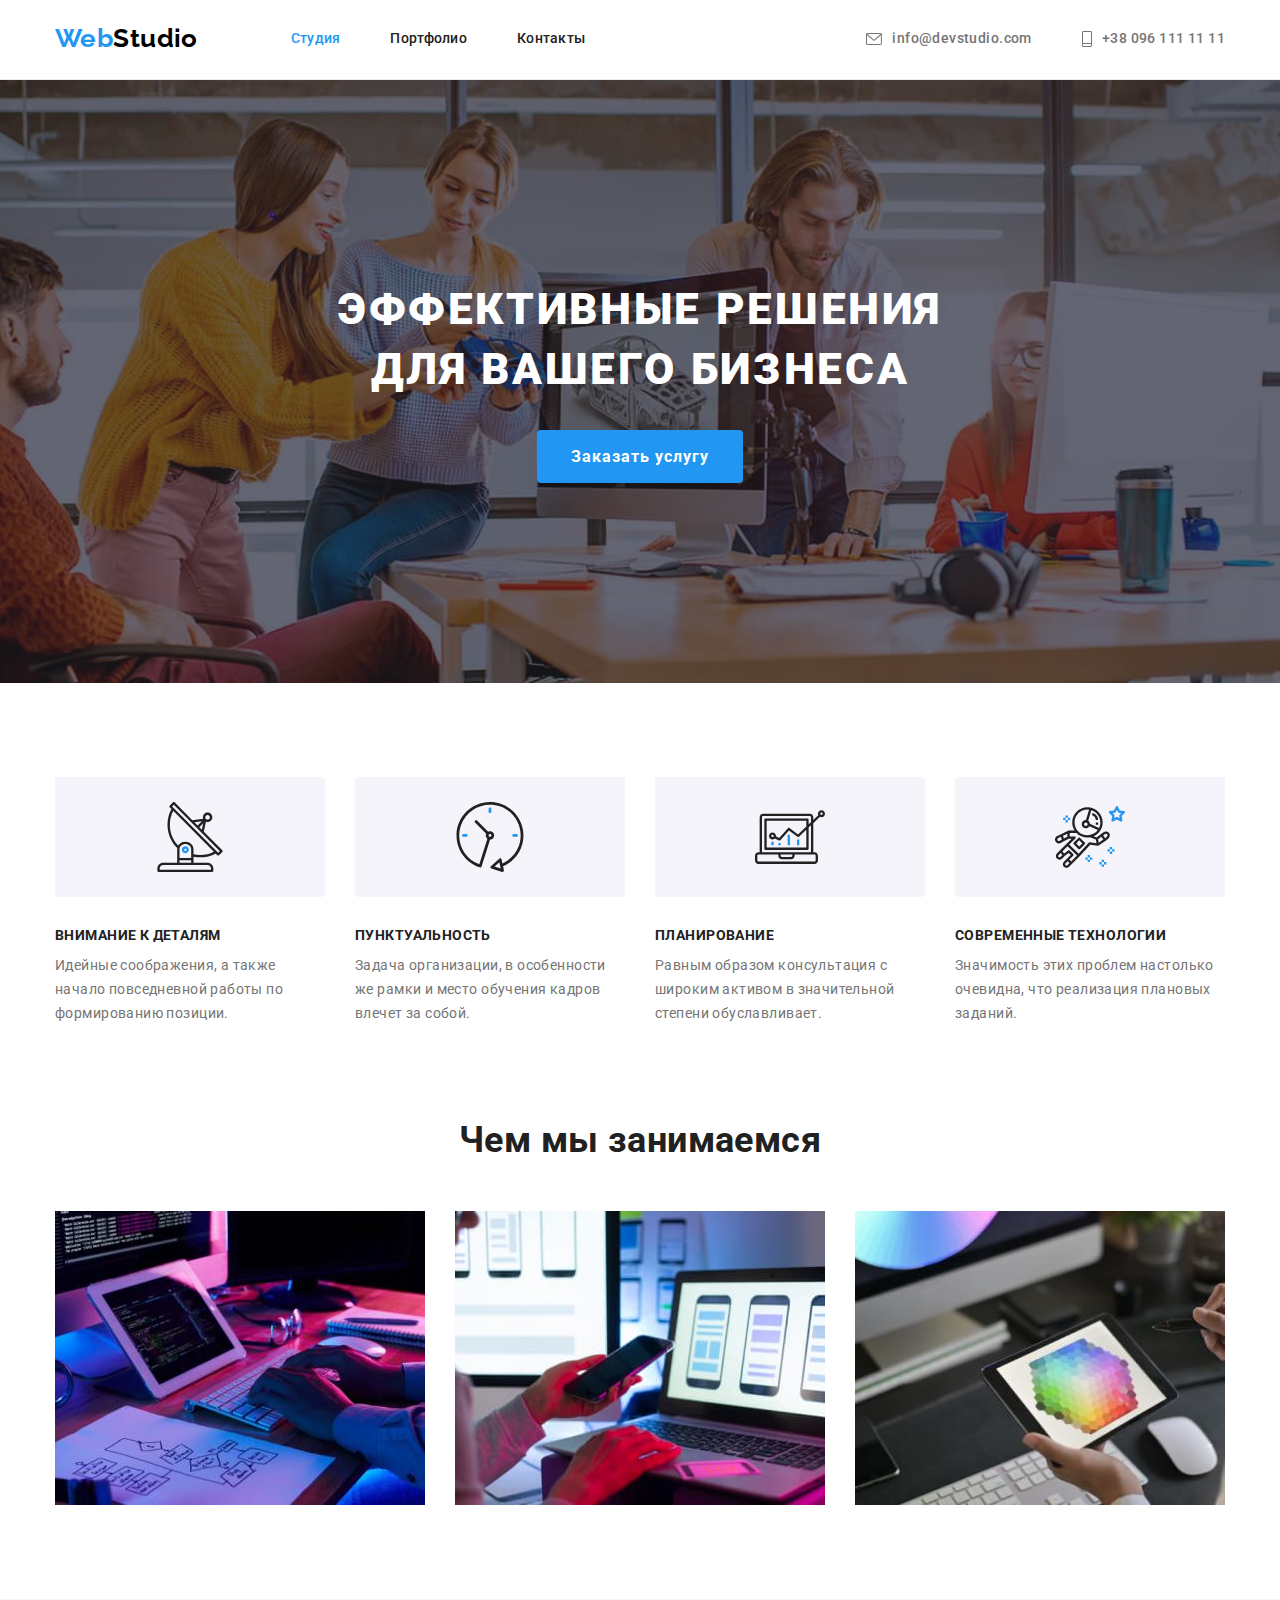
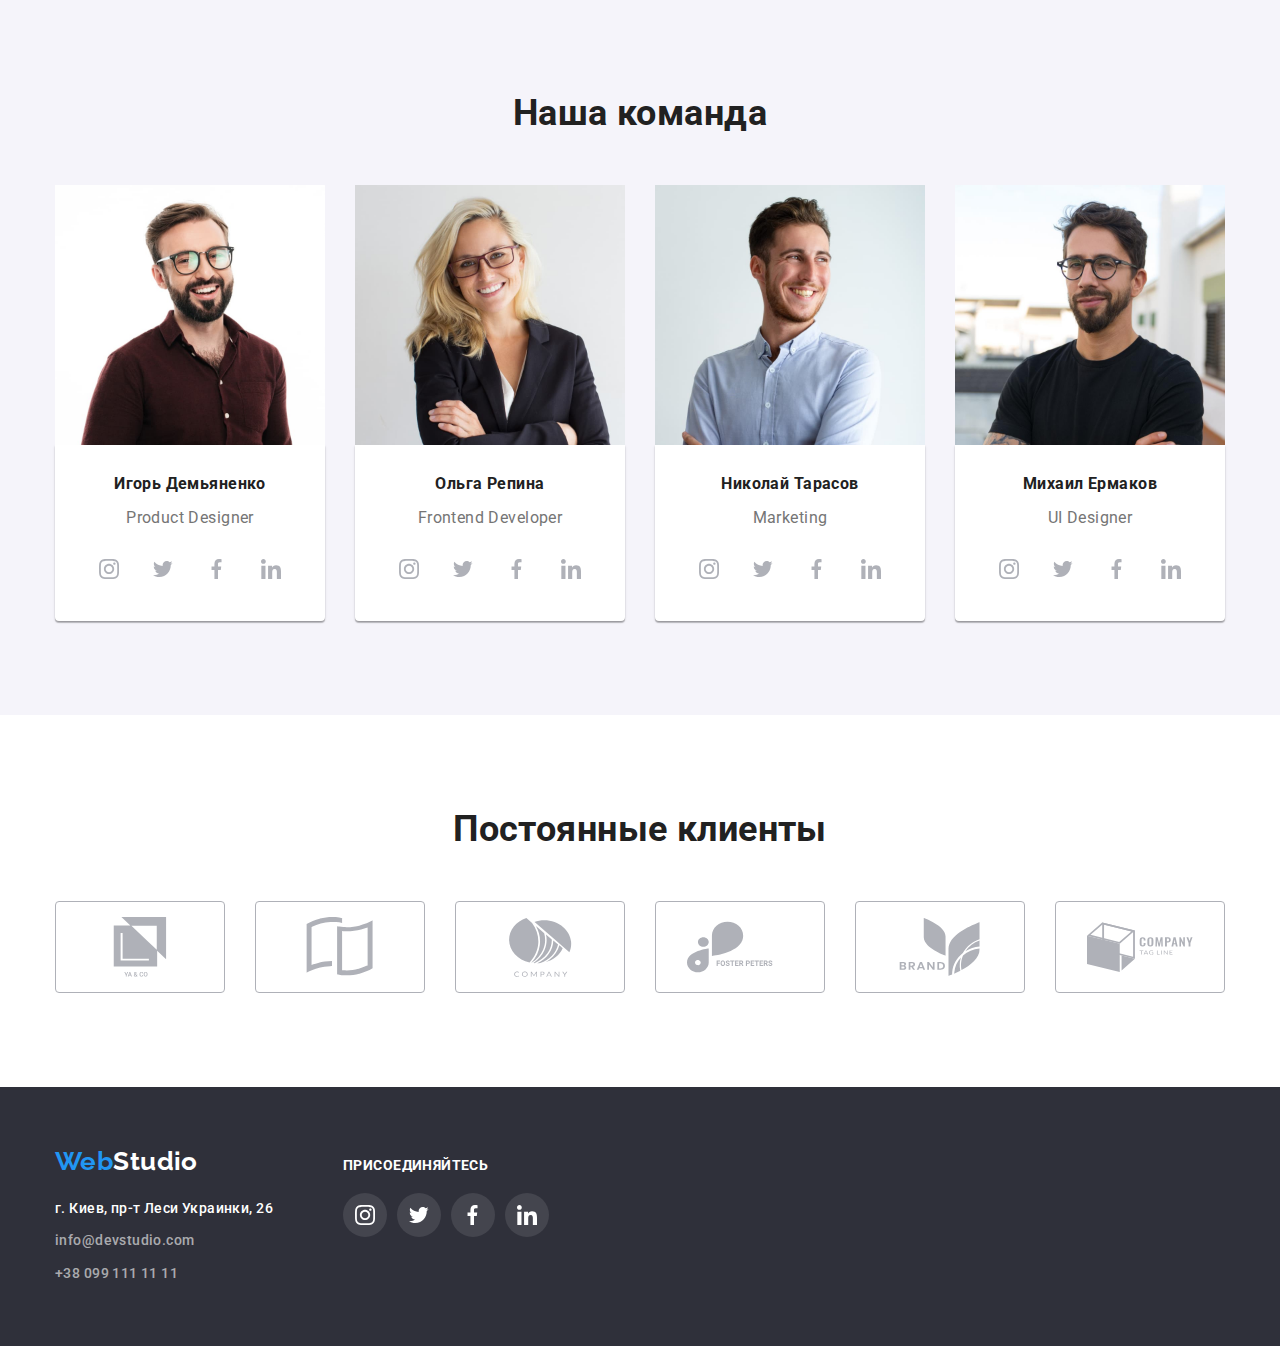
<file: index.html>
<!DOCTYPE html>
<html lang="ru">
    <head>
        <meta charset="UTF-8">
        <meta http-equiv="X-UA-Compatible" content="IE=edge">
        <meta name="viewport" content="width=device-width, initial-scale=1.0">
        <title>Document</title>
        <link rel="stylesheet"
            href="https://cdnjs.cloudflare.com/ajax/libs/modern-normalize/1.1.0/modern-normalize.min.css">
        <link rel="preconnect" href="https://fonts.googleapis.com">
        <link rel="preconnect" href="https://fonts.gstatic.com" crossorigin>
        <link
            href="https://fonts.googleapis.com/css2?family=Raleway:wght@700&family=Roboto:wght@400;500;700;900&display=swap"
            rel="stylesheet">
        <link rel="stylesheet" href="./css/styles.css">
    </head>


    <body>
        <header class="header">
            <div class="container header-container">
                <nav class="site-nav header-wrap">
                    <a class="link logo" href=""> <span class="web">Web</span>Studio</a>
                    <ul class="header-list list">
                        <li class="header-item"> <a class="header-link link
                                current-page-link"
                                href="">Студия</a></li>
                        <li class="header-item"> <a class="header-link link"
                                href="./portfolio.html"> Портфолио</a></li>
                        <li class="header-item"> <a class="header-link link"
                                href=""> Контакты</a></li>
                    </ul>
                </nav>
                <ul class="list contacts-nav">
                    <li class="contacts-item"> <a class="contacts-link link"
                            href="mailto:info@devstudio.com">
                            <svg class="contacts-icon" width="16" height="12">
                                <use href="./images/icons.svg#icon-envelope"></use>
                            </svg>
                            <span>info@devstudio.com</span>
                        </a></li>
                    <li class="contacts-item"> <a class="contacts-link link"
                            href="tel:+380961111111">
                            <svg class="contacts-icon" width="10" height="16">
                                <use href="./images/icons.svg#icon-phone"></use>
                            </svg>
                            <span>+38
                                096
                                111 11 11</span>
                        </a></li>
                </ul>
            </div>
        </header>
        <main>
            <section class="hero">
                <div class="container">
                    <h1 class="hero-title">Эффективные решения для вашего
                        бизнеса</h1>
                    <button type="button hero-btn" class="button">Заказать
                        услугу</button>
                </div>
            </section>
            <section class="section">
                <div class="container">
                    <h2 class="visually-hidden">Наши преимущества</h2>
                    <ul class="advantages-list list">
                        <li class="advantages-item">
                            <div class="advantages-wrap">
                                <svg class="advantages-icon" width="70"
                                    height="70">
                                    <use
                                        href="./images/icons.svg#icon-advantages1"></use>
                                </svg>
                            </div>
                            <h3 class="advantages-descr section-subtitle">Внимание
                                к
                                деталям</h3>
                            <p class="subtitle-text">Идейные соображения, а
                                также
                                начало повседневной
                                работы по формированию позиции.</p>
                        </li>
                        <li class="advantages-item">
                            <div class="advantages-wrap">
                                <svg class="advantages-icon" width="70"
                                    height="70">
                                    <use
                                        href="./images/icons.svg#icon-advantages2"></use>
                                </svg>
                            </div>
                            <h3 class="advantages-descr section-subtitle">Пунктуальность</h3>
                            <p class="subtitle-text">Задача организации, в
                                особенности же рамки и место
                                обучения кадров влечет за собой.</p>
                        </li>
                        <li class="advantages-item">
                            <div class="advantages-wrap">
                                <svg class="advantages-icon" width="70"
                                    height="70">
                                    <use
                                        href="./images/icons.svg#icon-advantages3"></use>
                                </svg>
                            </div>
                            <h3 class="advantages-descr section-subtitle">Планирование</h3>
                            <p class="subtitle-text">Равным образом
                                консультация
                                с
                                широким активом в
                                значительной степени обуславливает.</p>
                        </li>
                        <li class="advantages-item">
                            <div class="advantages-wrap">
                                <svg class="advantages-icon" width="70"
                                    height="70">
                                    <use
                                        href="./images/icons.svg#icon-advantages4"></use>
                                </svg>
                            </div>
                            <h3 class="advantages-descr section-subtitle">Современные
                                технологии</h3>
                            <p class="subtitle-text">Значимость этих проблем
                                настолько очевидна, что
                                реализация плановых заданий.</p>
                        </li>
                    </ul>
                </div>
            </section>
            <section class="section features">
                <div class="container">
                    <h2 class="section-title">Чем мы
                        занимаемся</h2>
                    <ul class="features-list list features-wrap">
                        <li class="features-item"> <img
                                src="./images/computer.jpg"
                                alt="схема" width="370"> </li>
                        <li class="features-item"> <img
                                src="./images/phone.jpg"
                                alt="телефон" width="370"> </li>
                        <li class="features-item"> <img
                                src="./images/colors.jpg"
                                alt="панель
                                цветов" width="370"> </li>
                    </ul>
                </div>
            </section>
            <section class="section team">
                <div class="container">
                    <h2 class="section-title">Наша команда</h2>
                    <ul class="list team-list team-wrap">
                        <li class="team-item">
                            <img src="./images/Product-designer.jpg"
                                alt="Product-designer" width="270">
                            <div class="team-container">
                                <h3 class="team-member-name section-subtitle">Игорь
                                    Демьяненко</h3>
                                <p class="team-member-pos subtitle-text">Product
                                    Designer</p>
                                <ul class="list team-social-list">
                                    <li class="item team-social-item"> <a
                                            href="https://www.instagram.com"
                                            class="link team-social-link"> <svg
                                                class="team-social-icon"
                                                width="20" height="20">
                                                <use
                                                    href="./images/icons.svg#icon-instagram-icon"></use>
                                            </svg> </a> </li>
                                    <li class="item team-social-item"> <a
                                            href="" class="link
                                            team-social-link"> <svg
                                                class="team-social-icon"
                                                width="20" height="20">
                                                <use
                                                    href="./images/icons.svg#icon-twitter-icon"></use>
                                            </svg> </a> </li>
                                    <li class="item team-social-item"> <a
                                            href="https://www.facebook.com"
                                            class="link team-social-link"> <svg
                                                class="team-social-icon"
                                                width="20" height="20">
                                                <use
                                                    href="./images/icons.svg#icon-facebook-icon"></use>
                                            </svg> </a> </li>
                                    <li class="item team-social-item"> <a
                                            href="https://www.linkedin.com"
                                            class="link team-social-link"> <svg
                                                class="team-social-icon"
                                                width="20" height="20">
                                                <use
                                                    href="./images/icons.svg#icon-linkedin-icon"></use>
                                            </svg> </a> </li>
                                </ul>
                            </div>
                        </li>
                        <li class="team-item">
                            <img src="./images/Front-end-developer.jpg"
                                alt="Front-end-developer" width="270">
                            <div class="team-container">
                                <h3 class="team-member-name section-subtitle">Ольга
                                    Репина</h3>
                                <p class="team-member-pos subtitle-text">Frontend
                                    Developer</p>
                                <ul class="list team-social-list">
                                    <li class="item team-social-item"> <a
                                            href="https://www.instagram.com"
                                            class="link team-social-link"> <svg
                                                class="team-social-icon"
                                                width="20" height="20">
                                                <use
                                                    href="./images/icons.svg#icon-instagram-icon"></use>
                                            </svg> </a> </li>
                                    <li class="item team-social-item"> <a
                                            href="https://www.twitter.com"
                                            class="link team-social-link"> <svg
                                                class="team-social-icon"
                                                width="20" height="20">
                                                <use
                                                    href="./images/icons.svg#icon-twitter-icon"></use>
                                            </svg> </a> </li>
                                    <li class="item team-social-item"> <a
                                            href="https://www.facebook.com"
                                            class="link team-social-link"> <svg
                                                class="team-social-icon"
                                                width="20" height="20">
                                                <use
                                                    href="./images/icons.svg#icon-facebook-icon"></use>
                                            </svg> </a> </li>
                                    <li class="item team-social-item"> <a
                                            href="https://www.linkedin.com"
                                            class="link team-social-link"> <svg
                                                class="team-social-icon"
                                                width="20" height="20">
                                                <use
                                                    href="./images/icons.svg#icon-linkedin-icon"></use>
                                            </svg> </a> </li>
                                </ul>
                            </div>
                        </li>
                        <li class="team-item">
                            <img src="./images/Marketing.jpg"
                                alt="Marketing" width="270">
                            <div class="team-container">
                                <h3 class="team-member-name section-subtitle">Николай
                                    Тарасов</h3>
                                <p class="team-member-pos subtitle-text">Marketing</p>
                                <ul class="list team-social-list">
                                    <li class="item team-social-item"> <a
                                            href="https://www.instagram.com"
                                            class="link team-social-link"> <svg
                                                class="team-social-icon"
                                                width="20" height="20">
                                                <use
                                                    href="./images/icons.svg#icon-instagram-icon"></use>
                                            </svg> </a> </li>
                                    <li class="item team-social-item"> <a
                                            href="https://www.twitter.com"
                                            class="link team-social-link"> <svg
                                                class="team-social-icon"
                                                width="20" height="20">
                                                <use
                                                    href="./images/icons.svg#icon-twitter-icon"></use>
                                            </svg> </a> </li>
                                    <li class="item team-social-item"> <a
                                            href="https://www.facebook.com"
                                            class="link team-social-link"> <svg
                                                class="team-social-icon"
                                                width="20" height="20">
                                                <use
                                                    href="./images/icons.svg#icon-facebook-icon"></use>
                                            </svg> </a> </li>
                                    <li class="item team-social-item"> <a
                                            href="https://www.linkedin.com"
                                            class="link team-social-link"> <svg
                                                class="team-social-icon"
                                                width="20" height="20">
                                                <use
                                                    href="./images/icons.svg#icon-linkedin-icon"></use>
                                            </svg> </a> </li>
                                </ul>
                            </div>
                        </li>
                        <li class="team-item">
                            <img src="./images/Designer.jpg"
                                alt="u-i-designer" width="270">
                            <div class="team-container">
                                <h3 class="team-member-name section-subtitle">Михаил
                                    Ермаков</h3>
                                <p class="team-member-pos subtitle-text">UI
                                    Designer</p>
                                <ul class="list team-social-list">
                                    <li class="item team-social-item"> <a
                                            href="https://www.instagram.com"
                                            class="link team-social-link"> <svg
                                                class="team-social-icon"
                                                width="20" height="20">
                                                <use
                                                    href="./images/icons.svg#icon-instagram-icon"></use>
                                            </svg> </a> </li>
                                    <li class="item team-social-item"> <a
                                            href="https://www.twitter.com"
                                            class="link team-social-link"> <svg
                                                class="team-social-icon"
                                                width="20" height="20">
                                                <use
                                                    href="./images/icons.svg#icon-twitter-icon"></use>
                                            </svg> </a> </li>
                                    <li class="item team-social-item"> <a
                                            href="https://www.facebook.com"
                                            class="link team-social-link"> <svg
                                                class="team-social-icon"
                                                width="20" height="20">
                                                <use
                                                    href="./images/icons.svg#icon-facebook-icon"></use>
                                            </svg> </a> </li>
                                    <li class="item team-social-item"> <a
                                            href="https://www.linkedin.com"
                                            class="link team-social-link"> <svg
                                                class="team-social-icon"
                                                width="20" height="20">
                                                <use
                                                    href="./images/icons.svg#icon-linkedin-icon"></use>
                                            </svg> </a> </li>
                                </ul>
                            </div>
                        </li>
                    </ul>
                </div>
            </section>
            <section class="section our-clients">
                <div class="container">
                    <h2 class="section-title">Постоянные клиенты</h2>
                    <ul class="our-clients-list list">
                        <li class="our-clients-item item"> <a href=""
                                class="link our-clients-link">
                                <svg class="our-clients-icon" width="106"
                                    height="60">
                                    <use href="./images/icons.svg#icon-client1"></use>
                                </svg>
                            </a> </li>
                        <li class="our-clients-item item"> <a href=""
                                class="link our-clients-link">
                                <svg class="our-clients-icon" width="106"
                                    height="60">
                                    <use href="./images/icons.svg#icon-client2"></use>
                                </svg>
                            </a> </li>
                        <li class="our-clients-item item"> <a href=""
                                class="link our-clients-link">
                                <svg class="our-clients-icon" width="106"
                                    height="60">
                                    <use href="./images/icons.svg#icon-client3"></use>
                                </svg>
                            </a> </li>
                        <li class="our-clients-item item"> <a href=""
                                class="link our-clients-link">
                                <svg class="our-clients-icon" width="106"
                                    height="60">
                                    <use href="./images/icons.svg#icon-client4"></use>
                                </svg>
                            </a> </li>
                        <li class="our-clients-item item"> <a href=""
                                class="link our-clients-link">
                                <svg class="our-clients-icon" width="106"
                                    height="60">
                                    <use href="./images/icons.svg#icon-client5"></use>
                                </svg>
                            </a> </li>
                        <li class="our-clients-item item"> <a href=""
                                class="link our-clients-link">
                                <svg class="our-clients-icon" width="106"
                                    height="60">
                                    <use href="./images/icons.svg#icon-client6"></use>
                                </svg>
                            </a> </li>
                    </ul>
                </div>
            </section>
        </main>

        <footer class="footer">
            <div class="container footer-wrap">
                <div class="contact-us-footer">
                    <a class="logo logo-white" href=""> <span class="web">Web</span>Studio</a>
                    <address class="address">
                        <ul class="list footer-list">
                            <li class="address-item"> <a class="link
                                    contacts-link
                                    address-link"
                                    href="https://www.google.com/maps/place/%D0%B1%D1%83%D0%BB.+%D0%9B%D0%B5%D1%81%D0%B8+%D0%A3%D0%BA%D1%80%D0%B0%D0%B8%D0%BD%D0%BA%D0%B8,+26,+%D0%9A%D0%B8%D0%B5%D0%B2,+02000/@50.4265807,30.5361971,17z/data=!3m1!4b1!4m5!3m4!1s0x40d4cf0e033ecbe9:0x57a4dffefec77da0!8m2!3d50.4265807!4d30.5383859">г.
                                    Киев,
                                    пр-т Леси
                                    Украинки, 26</a></li>
                            <li class="address-item"><a
                                    class="contacts-link-white
                                    contacts-link
                                    link"
                                    href="mailto:info@devstudio.com">info@devstudio.com</a></li>
                            <li><a class="contacts-link-white
                                    contacts-link
                                    link"
                                    href="tel:+380991111111">+38
                                    099 111
                                    11 11</a></li>
                        </ul>
                    </address>
                </div>
                <div class="join-us">
                    <h2 class="join-us-title">присоединяйтесь</h2>
                    <ul class="list footer-social-list">
                        <li class="item footer-social-item"> <a class="link
                                join-us-link"
                                href="https://www.instagram.com">
                                <svg class="footer-social-icon" width="20"
                                    height="20">
                                    <use
                                        href="./images/icons.svg#icon-instagram-icon"></use>
                                </svg>
                            </a></li>
                        <li class="item footer-social-item"> <a class="link
                                join-us-link"
                                href="https://www.twitter.com">
                                <svg class="footer-social-icon" width="20"
                                    height="20">
                                    <use
                                        href="./images/icons.svg#icon-twitter-icon"></use>
                                </svg>
                            </a></li>
                        <li class="item footer-social-item"> <a class="link
                                join-us-link"
                                href="https://www.facebook.com">
                                <svg class="footer-social-icon" width="20"
                                    height="20">
                                    <use
                                        href="./images/icons.svg#icon-facebook-icon"></use>
                                </svg>
                            </a></li>
                        <li class="item footer-social-item"> <a class="link
                                join-us-link"
                                href="https://www.linkedin.com">
                                <svg class="footer-social-icon" width="20"
                                    height="20">
                                    <use
                                        href="./images/icons.svg#icon-linkedin-icon"></use>
                                </svg>
                            </a></li>
                    </ul>
                </div>
            </div>
        </footer>
    </body>
</html>
</file>
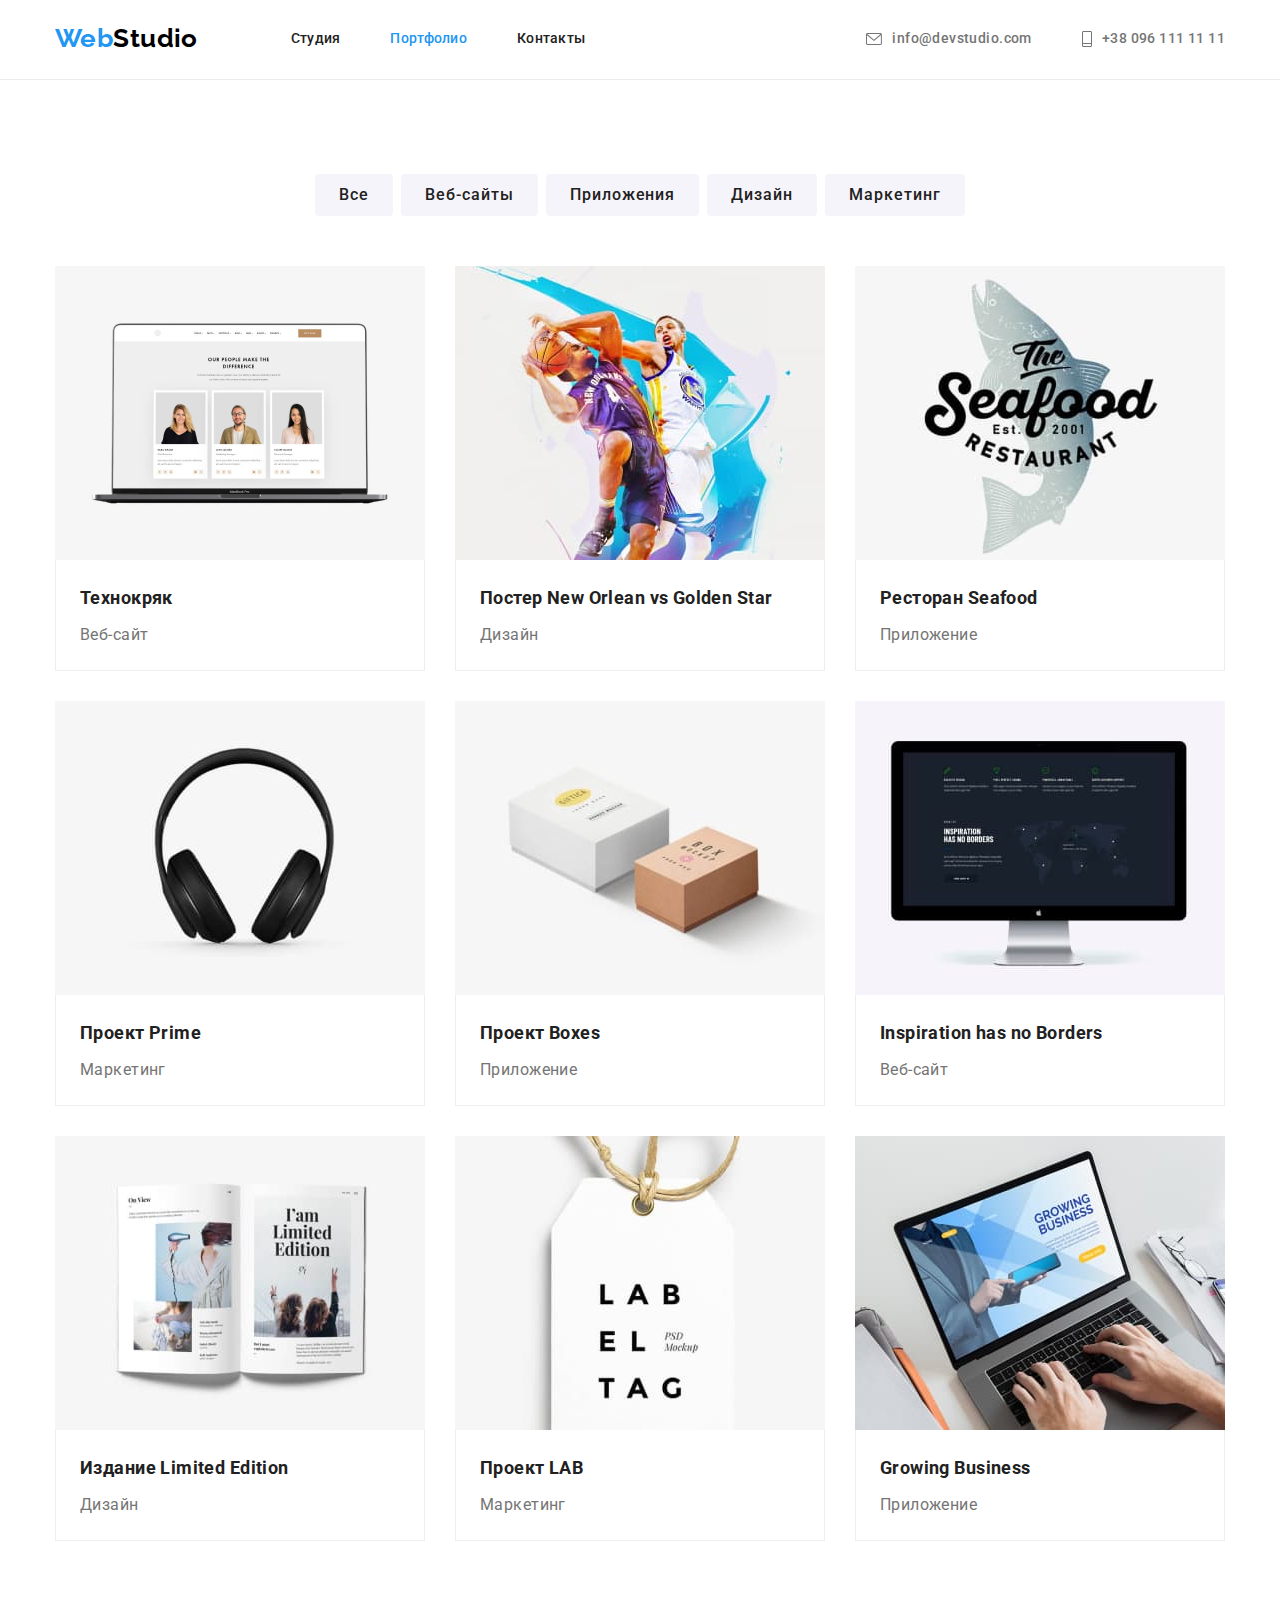
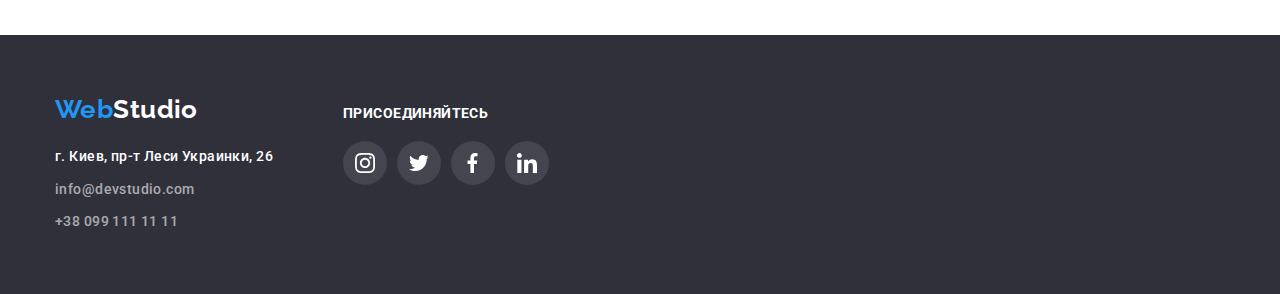
<file: portfolio.html>
<!DOCTYPE html>
<html lang="en">
    <head>
        <meta charset="UTF-8">
        <meta http-equiv="X-UA-Compatible" content="IE=edge">
        <meta name="viewport" content="width=device-width, initial-scale=1.0">
        <title>Document</title>
        <link rel="stylesheet"
            href="https://cdnjs.cloudflare.com/ajax/libs/modern-normalize/1.1.0/modern-normalize.min.css">
        <link rel="preconnect" href="https://fonts.googleapis.com">
        <link rel="preconnect" href="https://fonts.gstatic.com" crossorigin>
        <link
            href="https://fonts.googleapis.com/css2?family=Raleway:wght@700&family=Roboto:wght@400;500;700;900&display=swap"
            rel="stylesheet">
        <link rel="stylesheet" href="./css/styles.css">
    </head>
    <body class="page">

        <header class="header">
            <div class="container header-container">
                <nav class="site-nav header-wrap">
                    <a class="link logo" href=""> <span class="web">Web</span>Studio</a>
                    <ul class="header-list list">
                        <li class="header-item"> <a class="header-link link"
                                href="./index.html">Студия</a></li>
                        <li class="header-item"> <a class="header-link link current-page-link"
                                href="./portfolio.html"> Портфолио</a></li>
                        <li class="header-item"> <a class="header-link link"
                                href=""> Контакты</a></li>
                    </ul>
                </nav>
                <ul class="list contacts-nav">
                    <li class="contacts-item"> <a class="contacts-link link"
                            href="mailto:info@devstudio.com">
                            <svg class="contacts-icon" width="16" height="12">
                                <use href="./images/icons.svg#icon-envelope"></use>
                            </svg>
                            <span>info@devstudio.com</span>
                        </a></li>
                    <li class="contacts-item"> <a class="contacts-link link"
                            href="tel:+380961111111">
                            <svg class="contacts-icon" width="10" height="16">
                                <use href="./images/icons.svg#icon-phone"></use>
                            </svg>
                            <span>+38
                                096
                                111 11 11</span>
                        </a></li>
                </ul>
            </div>
        </header>
        <main>
            <section class="section">
                <div class="container">
                    <h1 class="visually-hidden">Проекты</h1>
                    <ul class="list projects-list">
                        <li class="item projects-item">
                            <button type="button" class="button
                                projects-button">Все</button></li>
                        <li class="item projects-item"><button type="button"
                                class="button projects-button">Веб-сайты</button></li>
                        <li class="item projects-item"><button type="button"
                                class="button projects-button">Приложения</button></li>
                        <li class="item projects-item"><button type="button"
                                class="button projects-button"> Дизайн</button></li>
                        <li class="item projects-item"><button type="button"
                                class="button projects-button">Маркетинг</button></li>
                    </ul>
                    <ul class="list projects-wrap">
                        <li class="item projects-item-wrap">
                            <a href="" class="link projects-item-link">
                                <img
                                    src="./images/project1.jpg" alt="Сайт
                                    Технокряк" width="370">
                                <div class="projects-content">
                                    <h2 class="projects-name-link
                                        section-subtitle">Технокряк</h2>
                                    <p class="projects-type-link subtitle-text">Веб-сайт</p>
                                </div>
                            </a>

                        </li>
                        <li class="item projects-item-wrap">
                            <a href="" class="link projects-item-link">
                                <img
                                    src="./images/project2.jpg" alt="Дизайн
                                    Постер
                                    New Orlean vs
                                    Golden Star" width="370">
                                <div class="projects-content">
                                    <h2 class="projects-name-link
                                        section-subtitle">Постер
                                        New Orlean vs
                                        Golden Star</h2>
                                    <p class="projects-type-link subtitle-text">Дизайн</p>
                                </div>
                            </a>
                        </li>
                        <li class="item projects-item-wrap">
                            <a href="" class="link projects-item-link"><img
                                    src="./images/project3.jpg" alt="Ресторан
                                    Seafood" width="370">
                                <div class="projects-content">
                                    <h2 class="projects-name-link
                                        section-subtitle">Ресторан
                                        Seafood</h2>
                                    <p class="projects-type-link subtitle-text">Приложение</p>
                                </div>
                            </a>
                        </li>
                        <li class="item projects-item-wrap">
                            <a href="" class="link projects-item-link"><img
                                    src="./images/project4.jpg" alt="Наушники,
                                    проект Prime" width="370">
                                <div class="projects-content">
                                    <h2 class="projects-name-link
                                        section-subtitle">Проект
                                        Prime</h2>
                                    <p class="projects-type-link subtitle-text">Маркетинг</p>
                                </div>
                            </a>
                        </li>
                        <li class="item projects-item-wrap">
                            <a href="" class="link projects-item-link"><img
                                    src="./images/project5.jpg" alt="Boxes"
                                    width="370">
                                <div class="projects-content">
                                    <h2 class="projects-name-link
                                        section-subtitle">Проект
                                        Boxes</h2>
                                    <p class="projects-type-link subtitle-text">Приложение</p>
                                </div>
                            </a>
                        </li>
                        <li class="item projects-item-wrap">
                            <a href="" class="link projects-item-link">
                                <img
                                    src="./images/project6.jpg" alt="сайт
                                    Inspiration has no
                                    Borders" width="370">
                                <div class="projects-content">
                                    <h2 class="projects-name-link
                                        section-subtitle">Inspiration
                                        has no
                                        Borders</h2>
                                    <p class="projects-type-link subtitle-text">Веб-сайт</p>
                                </div>
                            </a>
                        </li>
                        <li class="item projects-item-wrap">
                            <a href="" class="link projects-item-link">
                                <img
                                    src="./images/project7.jpg" alt="Издание
                                    Limited
                                    Edition" width="370">
                                <div class="projects-content">
                                    <h2 class="projects-name-link
                                        section-subtitle">Издание
                                        Limited
                                        Edition</h2>
                                    <p class="projects-type-link subtitle-text">Дизайн</p>
                                </div>
                            </a>
                        </li>
                        <li class="item projects-item-wrap">
                            <a href="" class="link projects-item-link">
                                <img
                                    src="./images/project8.jpg" alt="Lab El Tag
                                    mock
                                    up" width="370">
                                <div class="projects-content">
                                    <h2 class="projects-name-link
                                        section-subtitle">Проект
                                        LAB</h2>
                                    <p class="projects-type-link subtitle-text">Маркетинг</p>
                                </div>
                            </a>
                        </li>
                        <li class="item projects-item-wrap">
                            <a href="" class="link projects-item-link">
                                <img
                                    src="./images/project9.jpg" alt="Приложение
                                    Growing Business" width="370">
                                <div class="projects-content">
                                    <h2 class="projects-name-link
                                        section-subtitle">Growing
                                        Business</h2>
                                    <p class="projects-type-link subtitle-text">Приложение</p>
                                </div>
                            </a>
                        </li>
                    </ul>
                </div>
            </section>
        </main>
        <footer class="footer">
            <div class="container footer-wrap">
                <div class="contact-us-footer">
                <a class="logo logo-white" href=""> <span class="web">Web</span>Studio</a>
                <address class="address">
                    <ul class="list footer-list">
                        <li class="address-item"> <a class="link contacts-link
                                address-link"
                                href="https://www.google.com/maps/place/%D0%B1%D1%83%D0%BB.+%D0%9B%D0%B5%D1%81%D0%B8+%D0%A3%D0%BA%D1%80%D0%B0%D0%B8%D0%BD%D0%BA%D0%B8,+26,+%D0%9A%D0%B8%D0%B5%D0%B2,+02000/@50.4265807,30.5361971,17z/data=!3m1!4b1!4m5!3m4!1s0x40d4cf0e033ecbe9:0x57a4dffefec77da0!8m2!3d50.4265807!4d30.5383859">г.
                                Киев,
                                пр-т Леси
                                Украинки, 26</a></li>
                        <li class="address-item"><a class="contacts-link-white
                                contacts-link link"
                                href="mailto:info@devstudio.com">info@devstudio.com</a></li>
                        <li><a class="contacts-link-white
                                contacts-link link"
                                href="tel:+380991111111">+38
                                099 111
                                11 11</a></li>
                    </ul>
                </address>
                </div>
                <div class="join-us">
                    <h2 class="join-us-title">присоединяйтесь</h2>
                    <ul class="list footer-social-list">
                        <li class="item footer-social-item"> <a class="link
                                join-us-link"
                                href="https://www.instagram.com">
                                <svg class="footer-social-icon" width="20"
                                    height="20">
                                    <use
                                        href="./images/icons.svg#icon-instagram-icon"></use>
                                </svg>
                            </a></li>
                        <li class="item footer-social-item"> <a class="link
                                join-us-link"
                                href="https://www.twitter.com">
                                <svg class="footer-social-icon" width="20"
                                    height="20">
                                    <use
                                        href="./images/icons.svg#icon-twitter-icon"></use>
                                </svg>
                            </a></li>
                        <li class="item footer-social-item"> <a class="link
                            join-us-link"
                            href="https://www.facebook.com">
                            <svg class="footer-social-icon" width="20"
                                height="20">
                                <use
                                    href="./images/icons.svg#icon-facebook-icon"></use>
                            </svg>
                        </a></a></li>
                        <li class="item footer-social-item"> <a class="link
                            join-us-link"
                            href="https://www.linkedin.com">
                            <svg class="footer-social-icon" width="20"
                                height="20">
                                <use
                                    href="./images/icons.svg#icon-linkedin-icon"></use>
                            </svg>
                        </a></li>
                    </ul>
                </div>
            </div>
        </footer>
    </body>
</html>
</file>
<file: css/styles.css>
/* осовной цвет текста #212121;
    акцент #2196F3;
    цвет текста-2  #757575;
    белый #FFFFFF;
 */
:root {
  --primary-text-color: #212121;
  --secondary-text-color: #757575;
  --btn-color: #ffffff;
  --accent-color: #2196f3;
  --background-section-color: #2f303a;
}

body {
 font-family: "Roboto", sans-serif;
  letter-spacing: 0.03em;
  font-size: 14px;
  color: var(--primary-text-color);
}

p,
h1,
h2,
h3,
h4,
h5,
h6 {
  margin: 0;
}

ul,
p {
  margin: 0;
  padding: 0;
}

img {
  display: block;
}

.container {
  width: 1200px;
  padding-right: 15px;
  padding-left: 15px;
  margin: 0 auto;
}

.list {
  list-style: none;
}

.link {
  text-decoration: none;
}

.button {
  padding: 10px 32px;

  color: var(--btn-color);
  background-color: var(--accent-color);
  border-color: transparent;
  border-radius: 4px;
  font-family: inherit;
  font-weight: 700;
  font-size: 16px;
  line-height: 1.87;
  letter-spacing: 0.06em;
  cursor: pointer;
}

.button:hover,
.button:focus {
  color: #188ce8;
  background-color: #fff;
  box-shadow: 0px 4px 4px rgba(0, 0, 0, 0.15);
}

.visually-hidden {
  position: absolute;
  white-space: nowrap;
  width: 1px;
  height: 1px;
  overflow: hidden;
  border: 0;
  padding: 0;
  clip: rect(0 0 0 0);
  clip-path: inset(50%);
  margin: -1px;
}

/* HEADER */
.header {
  padding-top: 24px;
  padding-bottom: 25px;

  border-bottom: 1px solid #ececec;
}

.header-container {
  display: flex;
  align-items: center;
}

.header-wrap {
  display: flex;
  align-items: center;
}

.header-list {
  display: flex;
}
.header-item:not(:last-child) {
  margin-right: 50px;
}

/* Logo */
.logo {
  margin-right: 93px;

  color: #000000;
  font-family: Raleway, sans-serif;
  font-weight: 700;
  font-size: 26px;
}

.web {
  color: var(--accent-color);
}

/* Site Nav */
.site-nav {
  display: flex;
  align-items: center;
}

.header-link {
  color: var(--primary-text-color);
  font-weight: 500;
  line-height: 1.14;
  letter-spacing: 0.02em;
}

.header-link:hover,
.header-link:focus {
  color: var(--accent-color);
}

/* Contacts Nav */
.contacts-nav {
  display: flex;
  margin-left: auto;
}

.contacts-link {
  display: flex;
  align-items: center;

  color: var(--secondary-text-color);
  font-weight: 500;
  line-height: 1.71;
  letter-spacing: 0.03em;
}

.contacts-item + .contacts-item {
  margin-left: 50px;
}

.contacts-link:hover,
.contacts-link:focus {
  color: var(--accent-color);
}

.contacts-icon {
    margin-right: 10px;
    fill: currentColor;
}

/* Hero */
.hero {
  padding-top: 200px;
  padding-bottom: 200px;
  max-width: 1600px;
  margin-right: auto;
  margin-left: auto;

 background-color: gray;
  background-image: linear-gradient(
      to right,
      rgba(47, 48, 58, 0.4),
      rgba(47, 48, 58, 0.4)
    ),
    url(../images/hero-img.jpg);
  background-size: cover;
  background-position: center;
  background-repeat: no-repeat;

  text-align: center;
}

.hero-title {
  width: 696px;
  margin-left: auto;
  margin-right: auto;
  margin-bottom: 30px;

  color: #ffffff;
  font-weight: 900;
  font-size: 44px;
  line-height: 1.36;
  text-align: center;
  letter-spacing: 0.06em;
  text-transform: uppercase;
}

.hero-btn {
  padding-top: 30px;
}

/* section */
.section {
  padding-bottom: 94px;
  padding-top: 94px;
}

.section-title {
  font-weight: 700;
  font-size: 36px;
  line-height: 1.16;
  text-align: center;
  margin-bottom: 50px;
}

.section-subtitle {
  margin-bottom: 10px;

  font-weight: 700;
  line-height: 1.16;
}
.subtitle-text {
  font-size: 14px;
  line-height: 1.71;
  color: var(--secondary-text-color);
}

/* ADVANTAGES */

.advantages-descr {
  font-size: 14px;
  text-transform: uppercase;
}

.advantages-list {
  display: flex;
}

.advantages-item {
  width: calc((100% - 60px) / 3);
}

.advantages-item:not(:last-child) {
  margin-right: 30px;
}

.advantages-wrap {
    width: 270px;
    height: 120px;
    background-color: #F5F4FA;
    border-radius: 4px;
    display: flex;
    justify-content: center;
    align-items: center;
    margin-bottom: 30px;
}

/* FEATURES */
.features {
  padding-top: 0;
}

.features-wrap {
  display: flex;
}

.features-item {
  width: calc((100% - 60px) / 3);
}

.features-item:not(:last-child) {
  margin-right: 30px;
}

/* TEAM */

.team {
  background-color: #f5f4fa;
}
.team-wrap {
  display: flex;
}

.team-item {
  width: calc((100% - 90px) / 4);
}

.team-item:not(:last-child) {
  margin-right: 30px;
}

.team-container {
  padding-top: 30px;
  padding-bottom: 30px;

  background-color: #fff;
  text-align: center;
  box-shadow: 0px 1px 3px rgba(0, 0, 0, 0.12), 0px 1px 1px rgba(0, 0, 0, 0.14),
    0px 2px 1px rgba(0, 0, 0, 0.2);
  border-radius: 0px 0px 4px 4px;
}

.team-member-name {
  font-size: 16px;
}

.team-member-pos {
  font-size: 16px;
}

.team-social-list {
    display: flex;
    justify-content: center;
    align-items: center;
    margin-top: 16px;
}

.team-social-link {
    display: flex;
    justify-content: center;
    align-items: center;
    width: 44px;
    height: 44px;
    border-radius: 50%;
    background-color: #ffffff;
}  
.team-social-link:hover, .team-social-link:focus {
background-color: var(--accent-color);
}

.team-social-link:hover .team-social-icon, .team-social-link:focus .team-social-icon {
    fill: #fff;  
}

.team-social-item + .team-social-item {
    margin-left: 10px;
}

.team-social-icon {
    fill:#AFB1B8;
}

/* OUR CLIENTS */
.our-clients-list {
    display: flex;
    justify-content: center;
}
.our-clients-link {
    display: flex;
    justify-content: center;
    align-items: center;
    width: 170px;
    height: 92px;
    border: 1px solid #AFB1B8;
    border-radius: 4px;
}

.our-clients-item + .our-clients-item {
    margin-left: 30px;
}

.our-clients-icon {
    fill: #AFB1B8;
}

.our-clients-link:hover,
.our-clients-link:focus {
    border: 1px solid var(--accent-color);
}

.our-clients-link:hover .our-clients-icon,
.our-clients-link:focus .our-clients-icon {
    fill: var(--accent-color);
} 


/* Footer */
.footer {
  padding-top: 60px;
  padding-bottom: 60px;

  background-color: var(--background-section-color);
  color: #ffffff;
}

.logo-white {
  display: inline-block;
  margin-bottom: 20px;
  margin-right: 0;

  color: #ffffff;
  text-decoration: none;
}

.address {
  font-style: normal;
}
.address-link {
  color: #ffffff;
}

.contacts-link-white {
  color: rgba(255, 255, 255, 0.6);
}

.address-item {
  margin-bottom: 9px;
}

.join-us-title {
  margin-bottom: 20px;

  text-transform: uppercase;
  color: #ffffff;
  font-size: 14px;
  font-weight: 700;
}

.footer-social-list {
    display: flex;
    justify-content: center;
}

.join-us-link {
    display: flex;
    justify-content: center;
    align-items: center;

    width: 44px;
    height: 44px;
    background-color: rgba(255, 255, 255, 0.1);
    border-radius: 50%;
}

.join-us-link:hover, .join-us-link:focus {
    background-color: var(--accent-color);
}

.footer-social-item + .footer-social-item {
  margin-left: 10px;
}

.footer-social-icon {
    fill: #ffffff;
}

.footer-wrap {
  display: flex;
  align-items: baseline;
}

.contact-us-footer {
  margin-right: 70px;
}

/* Projects */
.current-page-link {
  color: var(--accent-color);
}

.projects-list {
  display: flex;
  justify-content: center;
  margin-bottom: 50px;
}

.projects-item + .projects-item {
  margin-left: 8px;
}

.projects-button {
  padding: 6px 22px;

  background-color: #f5f4fa;
  color: var(--primary-text-color);
  font-weight: 500;
  line-height: 1.63;
  border-radius: 4px;
}

.projects-button:hover,
.projects-button:focus {
  background-color: var(--accent-color);
  color: var(--btn-color);
}

.projects-name-link {
  margin-bottom: 4px;

  font-size: 18px;
  line-height: 2;
  color: var(--primary-text-color);
}

.projects-type-link {
  font-size: 16px;
  line-height: 1.87;
  color: var(--secondary-text-color);
}

.projects-wrap {
  display: flex;
  flex-wrap: wrap;
  margin: -15px;
}

.projects-item-wrap {
  width: calc((100% - 90px) / 3);
  margin: 15px;
}

.projects-content {
  padding: 20px 24px;

  border: 1px solid #eeeeee;
  border-top: none;
}

.projects-item-link{
    display: block;
}

.projects-item-link:hover,
.projects-item-link:focus {
    box-shadow: 0px 1px 1px rgba(0, 0, 0, 0.12), 0px 4px 4px rgba(0, 0, 0, 0.06), 1px 4px 6px rgba(0, 0, 0, 0.16);
}
</file>
